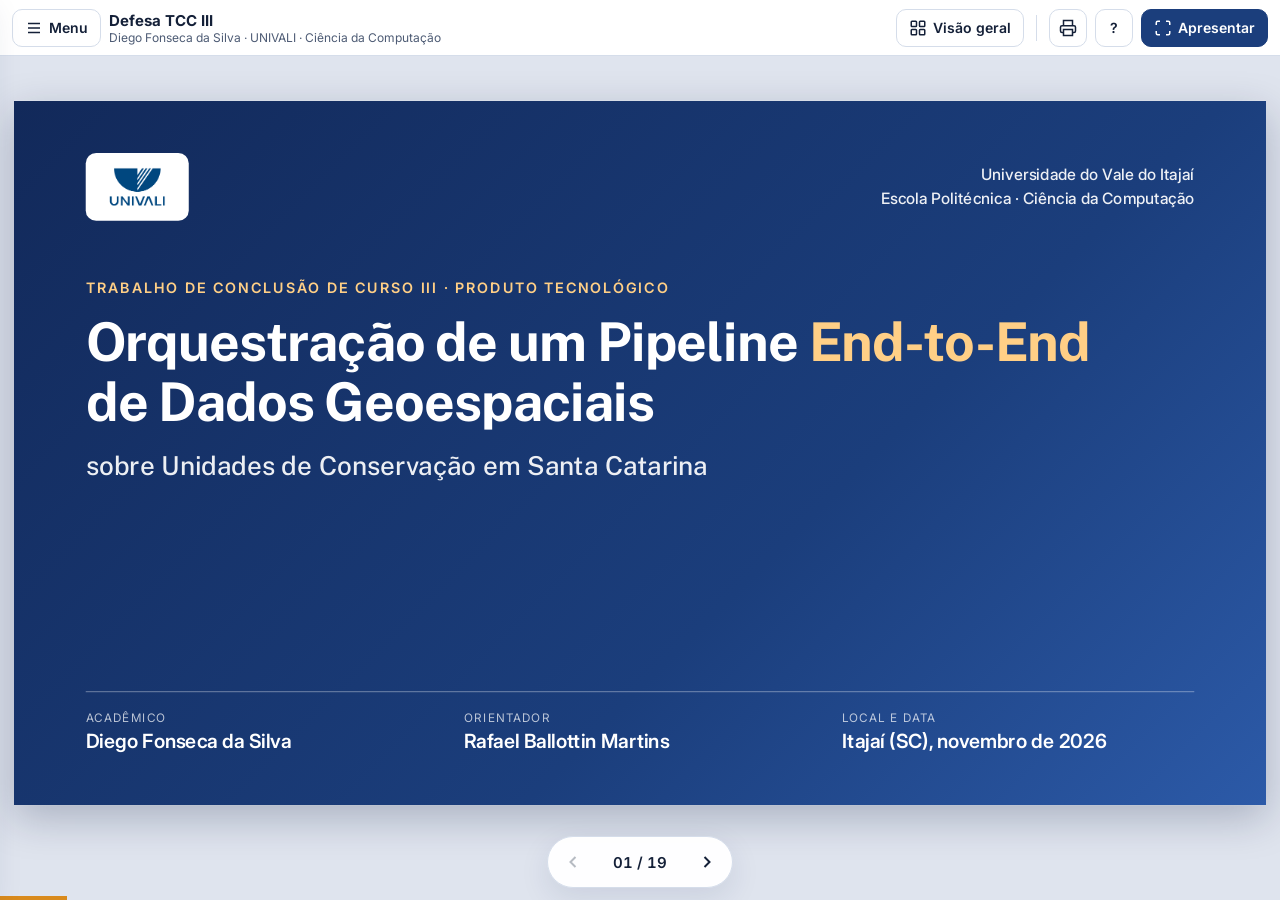
<file: index.html>
<!doctype html>
<html lang="pt-BR">
<head>
<meta charset="utf-8">
<meta name="viewport" content="width=device-width, initial-scale=1">
<title>Defesa TCC III · Diego Fonseca da Silva</title>
<meta name="description" content="Defesa do TCC III: Orquestração de um Pipeline End-to-End de Dados Geoespaciais sobre Unidades de Conservação em Santa Catarina. UNIVALI, novembro de 2026.">
<meta property="og:title" content="Defesa TCC III · Pipeline geoespacial de UCs em SC">
<meta property="og:description" content="Orquestração de um Pipeline End-to-End de Dados Geoespaciais sobre Unidades de Conservação em Santa Catarina.">
<meta property="og:type" content="website">
<meta name="twitter:card" content="summary">
<link rel="icon" href="assets/img/univali-logo.png">
<link rel="preconnect" href="https://fonts.googleapis.com">
<link rel="preconnect" href="https://fonts.gstatic.com" crossorigin>
<link href="https://fonts.googleapis.com/css2?family=Inter:wght@400;500;600;700&family=JetBrains+Mono:wght@400;500;600&family=Public+Sans:wght@500;600;650;700&display=swap" rel="stylesheet">
<link rel="stylesheet" href="assets/css/deck.css?v=20261125a">
</head>
<body data-mode="audience">

<!-- ============================== BARRA SUPERIOR ============================== -->
<header class="ui-bar" id="uiBar">
  <button class="ui-btn" id="btnMenu" aria-label="Abrir menu de slides" title="Menu (M)">
    <svg viewBox="0 0 24 24" fill="none" stroke="currentColor" stroke-width="2"><path d="M4 6h16M4 12h16M4 18h16"/></svg><span class="lbl">Menu</span>
  </button>
  <div class="brand">
    <div><b>Defesa TCC III</b><small>Diego Fonseca da Silva · UNIVALI · Ciência da Computação</small></div>
  </div>
  <button class="ui-btn" id="btnGrid" aria-pressed="false" title="Visão geral (G)">
    <svg viewBox="0 0 24 24" fill="none" stroke="currentColor" stroke-width="2"><rect x="3" y="3" width="7" height="7" rx="1"/><rect x="14" y="3" width="7" height="7" rx="1"/><rect x="3" y="14" width="7" height="7" rx="1"/><rect x="14" y="14" width="7" height="7" rx="1"/></svg><span class="lbl">Visão geral</span>
  </button>
  <span class="ui-sep"></span>
  <button class="ui-btn icon hide-sm" id="btnPrint" title="Imprimir ou salvar em PDF">
    <svg viewBox="0 0 24 24" fill="none" stroke="currentColor" stroke-width="2"><path d="M6 9V2h12v7M6 18H4a2 2 0 0 1-2-2v-5a2 2 0 0 1 2-2h16a2 2 0 0 1 2 2v5a2 2 0 0 1-2 2h-2"/><rect x="6" y="14" width="12" height="8"/></svg>
  </button>
  <button class="ui-btn icon" id="btnHelp" title="Atalhos (?)">?</button>
  <button class="ui-btn" id="btnFull" title="Tela cheia (F)" style="background:var(--navy);color:#fff;border-color:var(--navy)">
    <svg viewBox="0 0 24 24" fill="none" stroke="currentColor" stroke-width="2"><path d="M8 3H5a2 2 0 0 0-2 2v3M21 8V5a2 2 0 0 0-2-2h-3M3 16v3a2 2 0 0 0 2 2h3M16 21h3a2 2 0 0 0 2-2v-3"/></svg><span class="lbl">Apresentar</span>
  </button>
</header>

<!-- ============================== PALCO ============================== -->
<main class="stage" id="stage">
  <div class="viewport" id="viewport">

<!-- =====================================================================
     01 · CAPA
     ===================================================================== -->
<section class="slide" data-bare data-title="Capa" data-section="Abertura">
  <div class="cover">
    <div class="top">
      <div class="logo"><img src="assets/img/univali-logo.png" alt="Logotipo da UNIVALI"></div>
      <div class="inst">Universidade do Vale do Itajaí<br>Escola Politécnica · Ciência da Computação</div>
    </div>
    <div class="label">Trabalho de Conclusão de Curso III · Produto tecnológico</div>
    <h1>Orquestração de um Pipeline <em>End-to-End</em> de Dados Geoespaciais</h1>
    <h2>sobre Unidades de Conservação em Santa Catarina</h2>
    <div class="people">
      <div><span>Acadêmico</span><strong>Diego Fonseca da Silva</strong></div>
      <div><span>Orientador</span><strong>Rafael Ballottin Martins</strong></div>
      <div><span>Local e data</span><strong>Itajaí (SC), novembro de 2026</strong></div>
    </div>
  </div>
</section>

<!-- =====================================================================
     02 · ROTEIRO (sumário clicável)
     ===================================================================== -->
<section class="slide" data-title="Sumário" data-section="Abertura" data-toc>
  <div class="kicker">Sumário</div>
  <h1 class="s-title">Roteiro da apresentação</h1>
  <div class="s-content">
    <div class="toc" id="tocGrid"><!-- preenchido pelo deck.js --></div>
  </div>
</section>

<!-- =====================================================================
     03 · CONTEXTO E JUSTIFICATIVA
     ===================================================================== -->
<section class="slide" data-title="Contexto e justificativa" data-section="Problema">
  <div class="kicker">Contexto e justificativa</div>
  <h1 class="s-title">As fontes são abertas, mas ainda não são evidência territorial</h1>
  <div class="s-content">
    <div class="row grow">
      <ul class="points" style="flex:1.05">
        <li><span class="i">01</span><div><h3>186 UCs em Santa Catarina</h3><p>85 federais, 52 estaduais e 49 municipais, com entornos que exigem análise.</p></div></li>
        <li><span class="i">02</span><div><h3>Bases generalistas e heterogêneas</h3><p>PRODES, MapBiomas e FIRMS são nacionais ou globais, com formatos e frequências diferentes.</p></div></li>
        <li><span class="i">03</span><div><h3>Demanda do projeto de extensão</h3><p>"Unidades de Conservação é Preciso" (UNIVALI) precisa de dados atualizados, padronizados e consumíveis.</p></div></li>
      </ul>
      <figure class="fig" style="flex:1">
        <div class="imgbox"><img src="assets/img/figure-13.png" alt="Uso e cobertura da terra em Santa Catarina em 2025, MapBiomas Coleção 11"></div>
        <figcaption><b>Figura 13</b> · MapBiomas Brasil, Coleção 11, recorte publicado na Gold</figcaption>
      </figure>
    </div>
    <div class="callout"><p>Justificativa: deslocar o esforço dos pesquisadores da preparação para a análise dos dados.</p></div>
  </div>
</section>

<!-- =====================================================================
     04 · PROBLEMA
     ===================================================================== -->
<section class="slide" data-title="Problema" data-section="Problema">
  <div class="kicker">Problema</div>
  <h1 class="s-title">A preparação manual impede uma análise recorrente</h1>
  <div class="s-content">
    <div class="statement">
      <p>Dificuldade de produzir, de forma consistente e recorrente, informação geoespacial confiável para o monitoramento de Unidades de Conservação e de seus entornos em Santa Catarina.</p>
      <p class="src">Seção 1.1 do relatório · Formulação do problema</p>
    </div>
    <div class="chips">
      <span class="chip">Limites pontuais ou incompletos</span>
      <span class="chip">Entornos sem ZA cartografada</span>
      <span class="chip">Fontes heterogêneas</span>
      <span class="chip">Etapas manuais</span>
      <span class="chip">Baixa rastreabilidade</span>
    </div>
    <p class="note">Consequência: cada nova demanda reconstrói o trabalho, com retrabalho e baixa reprodutibilidade.</p>
  </div>
</section>

<!-- =====================================================================
     05 · OBJETIVOS (leitura literal)
     ===================================================================== -->
<section class="slide" data-title="Objetivos" data-section="Problema">
  <div class="kicker">Objetivos</div>
  <h1 class="s-title">Preparar, integrar e disponibilizar dados analisáveis</h1>
  <div class="s-content" style="gap:22px;margin-top:30px">
    <div class="obj-general">
      <div class="kicker">Objetivo geral</div>
      <p>Desenvolver um pipeline automatizado para dados geoespaciais sobre Unidades de Conservação e seus entornos em Santa Catarina, com foco na preparação, integração e disponibilização de dados analisáveis para apoio às pesquisas nas áreas de interesse.</p>
    </div>
    <div class="kicker obj-kicker">Objetivos específicos</div>
    <div class="obj-grid">
      <article><svg viewBox="0 0 24 24" fill="none" stroke="currentColor" stroke-width="1.8" stroke-linecap="round" stroke-linejoin="round"><rect x="8" y="2" width="8" height="4" rx="1"/><path d="M16 4h2a2 2 0 0 1 2 2v14a2 2 0 0 1-2 2H6a2 2 0 0 1-2-2V6a2 2 0 0 1 2-2h2"/><path d="M12 11h4M12 16h4M8 11h.01M8 16h.01"/></svg><p><b>1.</b> Levantar os requisitos relacionados às fontes de dados necessárias ao monitoramento de Unidades de Conservação, Zonas de Amortecimento e Buffers de Abrangência em Santa Catarina;</p></article>
      <article><svg viewBox="0 0 24 24" fill="none" stroke="currentColor" stroke-width="1.8" stroke-linecap="round" stroke-linejoin="round"><ellipse cx="12" cy="5" rx="9" ry="3"/><path d="M3 5v14a9 3 0 0 0 18 0V5"/><path d="M3 12a9 3 0 0 0 18 0"/></svg><p><b>2.</b> Estruturar uma base geoespacial rastreável e reutilizável para os dados territoriais de interesse do projeto;</p></article>
      <article><svg viewBox="0 0 24 24" fill="none" stroke="currentColor" stroke-width="1.8" stroke-linecap="round" stroke-linejoin="round"><rect x="3" y="3" width="8" height="8" rx="2"/><path d="M7 11v4a2 2 0 0 0 2 2h4"/><rect x="13" y="13" width="8" height="8" rx="2"/></svg><p><b>3.</b> Automatizar a preparação de dados geoespaciais provenientes de múltiplas fontes heterogêneas cruzadas com as UCs e seus entornos;</p></article>
      <article><svg viewBox="0 0 24 24" fill="none" stroke="currentColor" stroke-width="1.8" stroke-linecap="round" stroke-linejoin="round"><path d="M3 12a9 9 0 0 1 9-9 9.75 9.75 0 0 1 6.74 2.74L21 8"/><path d="M21 3v5h-5"/><path d="M21 12a9 9 0 0 1-9 9 9.75 9.75 0 0 1-6.74-2.74L3 16"/><path d="M8 16H3v5"/></svg><p><b>4.</b> Viabilizar a manutenção de informações espaciais estratégicas sobre essas áreas e seus entornos;</p></article>
      <article><svg viewBox="0 0 24 24" fill="none" stroke="currentColor" stroke-width="1.8" stroke-linecap="round" stroke-linejoin="round"><circle cx="12" cy="12" r="10"/><path d="M12 2a14.5 14.5 0 0 0 0 20 14.5 14.5 0 0 0 0-20"/><path d="M2 12h20"/></svg><p><b>5.</b> Desenvolver uma interface web para cadastro e atualização de geometrias vinculadas ao domínio analisado;</p></article>
      <article><svg viewBox="0 0 24 24" fill="none" stroke="currentColor" stroke-width="1.8" stroke-linecap="round" stroke-linejoin="round"><path d="M12 16v5M16 14v7M20 10v11M8 18v3M4 20v1"/><path d="m22 3-8.65 8.65a.5.5 0 0 1-.7 0L9.35 8.35a.5.5 0 0 0-.7 0L2 15"/></svg><p><b>6.</b> Disponibilizar dados geoespaciais preparados para consumo analítico, elaboração de relatórios técnicos e análise de risco.</p></article>
    </div>
    <p class="source">Fonte: Diego Fonseca da Silva, TCC III, versão final, novembro de 2026.</p>
  </div>
</section>

<!-- =====================================================================
     06 · PROCEDIMENTOS
     ===================================================================== -->
<section class="slide" data-title="Como o trabalho foi conduzido" data-section="Problema">
  <div class="kicker">Procedimentos</div>
  <h1 class="s-title">Do levantamento das fontes à validação na nuvem</h1>
  <div class="s-content">
    <div class="flow">
      <div class="st"><span class="n">1</span><h3>Levantar</h3><p>6 bases comparadas, 4 fontes escolhidas</p></div>
      <div class="st"><span class="n">2</span><h3>Especificar</h3><p>Regras de negócio, requisitos e modelo lógico</p></div>
      <div class="st"><span class="n">3</span><h3>Implementar</h3><p>Airflow, PostGIS, FastAPI, React e AWS</p></div>
      <div class="st"><span class="n">4</span><h3>Validar</h3><p>Testes, cenários ponta a ponta e inspeção do banco</p></div>
    </div>
    <div class="callout navy"><p>Critério de conclusão: API, Airflow e PostgreSQL/PostGIS devem apresentar estados coerentes entre si.</p></div>
    <p class="note">As áreas do MapBiomas foram comparadas ao cálculo oficial do próprio MapBiomas no Google Earth Engine.</p>
  </div>
</section>

<!-- =====================================================================
     07 · SOLUÇÃO (visão geral)
     ===================================================================== -->
<section class="slide" data-title="Visão geral do produto" data-section="Produto">
  <div class="kicker">Produto desenvolvido</div>
  <h1 class="s-title">Uma cadeia integrada de cadastro, processamento e publicação</h1>
  <div class="s-content">
    <div class="row grow">
      <figure class="fig" style="flex:1.75">
        <div class="imgbox"><img src="assets/img/figure-1.png" alt="Arquitetura geral do produto com camadas Bronze, Silver e Gold no S3, Apache Airflow e PostgreSQL/PostGIS"></div>
        <figcaption><b>Figura 1</b> · Arquitetura geral do produto (Autor, 2026)</figcaption>
      </figure>
      <div class="cards c2" style="flex:1;align-content:stretch">
        <div class="metric"><div class="num">186</div><div class="lbl">UCs cadastradas</div><div class="sub">federais, estaduais e municipais</div></div>
        <div class="metric"><div class="num">4</div><div class="lbl">fontes temáticas</div><div class="sub">vetor, raster e ponto</div></div>
        <div class="metric"><div class="num">12</div><div class="lbl">DAGs</div><div class="sub">no Apache Airflow</div></div>
        <div class="metric"><div class="num">7</div><div class="lbl">cenários</div><div class="sub">cadastrais versionados</div></div>
      </div>
    </div>
  </div>
</section>

<!-- =====================================================================
     08 · DOMÍNIO TERRITORIAL
     ===================================================================== -->
<section class="slide" data-title="UC, ZA oficial e Buffer" data-section="Produto">
  <div class="kicker">Domínio territorial</div>
  <h1 class="s-title">ZA oficial e Buffer de Abrangência não são equivalentes</h1>
  <div class="s-content">
    <div class="cards c3">
      <div class="card"><span class="idx">Entidade de referência</span><h3>Unidade de Conservação</h3><p>Identidade estável, geometria pontual ou poligonal e histórico de versões.</p></div>
      <div class="card navy"><span class="idx">Delimitação oficial</span><h3>ZA oficial</h3><p>Entorno instituído. Tem precedência sempre que cadastrada.</p></div>
      <div class="card"><span class="idx">Delimitação operacional</span><h3>Buffer de Abrangência</h3><p>3.000 m gerados quando não há ZA. Sem natureza jurídica.</p></div>
    </div>
    <div class="crs">
      <span class="step">EPSG:4674</span><span class="arr">→</span>
      <span class="step">EPSG:31982</span><span class="arr">→</span>
      <span class="step hl">Buffer 3.000 m</span><span class="arr">→</span>
      <span class="step">EPSG:4674</span>
    </div>
    <p class="note">Cada UC ativa tem um único entorno vigente. A troca encerra a vigência, sem apagar o histórico.</p>
  </div>
</section>

<!-- =====================================================================
     09 · ORQUESTRAÇÃO POR MANIFESTO
     ===================================================================== -->
<section class="slide" data-title="Orquestração por manifesto" data-section="Produto">
  <div class="kicker">Orquestração end-to-end</div>
  <h1 class="s-title">A geometria confirmada precede os cruzamentos temáticos</h1>
  <div class="s-content">
    <div class="row grow">
      <figure class="fig" style="flex:1.6">
        <div class="imgbox"><img src="assets/img/figure-11.png" alt="Encadeamento das execuções dirigidas por manifesto, da API ao cadastro, ao entorno e às quatro DAGs temáticas"></div>
        <figcaption><b>Figura 11</b> · Encadeamento das execuções dirigidas por manifesto (Autor, 2026)</figcaption>
      </figure>
      <div class="col" style="flex:1;justify-content:center">
        <ul class="list">
          <li><span class="b">1</span><p><strong>Agenda da fonte.</strong> PRODES anual, Alerta e FIRMS semanais</p></li>
          <li><span class="b">2</span><p><strong>Evento cadastral.</strong> Manifesto imutável na Bronze dispara o recálculo</p></li>
        </ul>
        <div class="callout"><p>A importação só termina após os quatro temas sobre a nova geometria.</p></div>
      </div>
    </div>
  </div>
</section>

<!-- =====================================================================
     10 · MANUTENÇÃO CADASTRAL
     ===================================================================== -->
<section class="slide" data-title="Manutenção cadastral versionada" data-section="Produto">
  <div class="kicker">Manutenção cadastral</div>
  <h1 class="s-title">Sete cenários preservam identidade e histórico</h1>
  <div class="s-content">
    <div class="row grow">
      <figure class="fig" style="flex:1.05">
        <div class="imgbox"><img src="assets/img/figure-14.png" alt="Ciclo de vida da UC e da área de entorno"></div>
        <figcaption><b>Figura 14</b> · Ciclo de vida da UC e da área de entorno (Autor, 2026)</figcaption>
      </figure>
      <div class="col" style="flex:1">
        <ul class="scen">
          <li><code>UC-CW01</code><span>Cadastro poligonal e lote</span></li>
          <li><code>UC-CW02</code><span>Cadastro pontual com Buffer</span></li>
          <li><code>UC-CW03</code><span>UC e ZA oficial juntas</span></li>
          <li><code>UC-CW04</code><span>Atualização versionada</span></li>
          <li><code>UC-CW05</code><span>Extinção lógica</span></li>
          <li><code>UC-CW06</code><span>Ponto substituído por polígono</span></li>
          <li><code>UC-CW07</code><span>Buffer substituído por ZA</span></li>
        </ul>
        <div style="display:flex;gap:18px;flex-wrap:wrap;margin-top:auto">
          <button class="pill-btn" data-zoom="assets/img/figure-15.png" data-caption="Figura 15 · Tela de cenários de cadastro da interface web (Autor, 2026)">Ver a interface web</button>
          <button class="pill-btn" data-zoom="assets/img/figure-21.png" data-caption="Figura 21 · Importação cadastral com a máquina de processamento desligada (Autor, 2026)">Ver a sequência</button>
        </div>
      </div>
    </div>
  </div>
</section>

<!-- =====================================================================
     11 · RESULTADOS DAS FONTES
     ===================================================================== -->
<section class="slide" data-title="Resultados das fontes temáticas" data-section="Resultados">
  <div class="kicker">Resultados · Quatro fontes</div>
  <h1 class="s-title">Cada fonte preserva o seu significado</h1>
  <p class="s-lead">Leitura do banco na AWS em 01/11/2026, com as 186 UCs cadastradas.</p>
  <div class="s-content" style="margin-top:26px">
    <div class="cards c4 grow">
      <div class="src-card"><span class="type">Vetorial</span><h3>PRODES</h3><div class="big">16.006</div><span class="unit">relações</span><p>13.213 polígonos de 15 mapeamentos, 2004 a 2023, em 182 UCs</p></div>
      <div class="src-card"><span class="type">Vetorial</span><h3>MapBiomas Alerta</h3><div class="big">312</div><span class="unit">relações</span><p>267 alertas, 2019 a 2026, em 107 UCs</p></div>
      <div class="src-card"><span class="type">Raster</span><h3>MapBiomas Uso</h3><div class="big">93.905</div><span class="unit">registros</span><p>41 anos, 1985 a 2025, por área, ano e classe</p></div>
      <div class="src-card"><span class="type">Pontual</span><h3>FIRMS</h3><div class="big">1.759</div><span class="unit">relações</span><p>1.628 focos, 2000 a 2026, em 132 UCs</p></div>
    </div>
    <p class="note">Alerta não equivale a infração confirmada. Foco de calor não equivale a área queimada.</p>
  </div>
</section>

<!-- =====================================================================
     12 · MAPBIOMAS
     ===================================================================== -->
<section class="slide" data-title="Verificação com o MapBiomas" data-section="Resultados">
  <div class="kicker">Resultados · Verificação das áreas</div>
  <h1 class="s-title">As áreas reproduzem o cálculo do próprio MapBiomas</h1>
  <div class="s-content">
    <div class="row grow">
      <div class="row" style="flex:1.55;gap:20px">
        <figure class="fig grow">
          <div class="imgbox"><img src="assets/img/figure-12.png" alt="Uso e cobertura da terra em Santa Catarina em 1989, MapBiomas Coleção 11"></div>
          <figcaption><b>Figura 12</b> · SC em 1989</figcaption>
        </figure>
        <figure class="fig grow">
          <div class="imgbox"><img src="assets/img/figure-13.png" alt="Uso e cobertura da terra em Santa Catarina em 2025, MapBiomas Coleção 11"></div>
          <figcaption><b>Figura 13</b> · SC em 2025</figcaption>
        </figure>
      </div>
      <div class="col compact" style="flex:1">
        <div class="metric amber"><div class="num">0,002%</div><div class="lbl">diferença total de área</div></div>
        <div class="metric"><div class="num">97,0%</div><div class="lbl">das linhas com até 3 pixels de diferença</div></div>
        <div class="metric"><div class="num">0,007 <small>p.p.</small></div><div class="lbl">discordância de composição</div></div>
      </div>
    </div>
    <p class="note">139 UCs sem parte fora do estado nem sobreposição, nos 41 anos. Não avalia a acurácia temática do MapBiomas.</p>
  </div>
</section>

<!-- =====================================================================
     13 · DISPONIBILIZAÇÃO
     ===================================================================== -->
<section class="slide" data-title="Disponibilização analítica" data-section="Resultados">
  <div class="kicker">Resultados · Consumo analítico</div>
  <h1 class="s-title">Um contrato somente leitura para análise externa</h1>
  <div class="s-content">
    <div class="row grow">
      <figure class="fig" style="flex:1.25">
        <div class="imgbox"><img src="assets/img/figure-18.png" alt="Camada de acesso analítico somente leitura, com o schema reporting e os consumidores externos"></div>
        <figcaption><b>Figura 18</b> · Camada de acesso analítico somente leitura (Autor, 2026)</figcaption>
      </figure>
      <div class="col" style="flex:1">
        <ul class="list">
          <li><span class="b">9</span><p><strong>views</strong> no schema reporting</p></li>
          <li><span class="b">48</span><p><strong>camadas no GeoServer</strong>: 7 vetoriais e 41 rasters</p></li>
          <li><span class="b amber">3</span><p><strong>clientes validados</strong>: QGIS, DBeaver e Power BI</p></li>
        </ul>
        <button class="pill-btn" style="margin-top:auto;align-self:flex-start" data-zoom="assets/img/figure-19.png" data-caption="Figura 19 · Camadas vetoriais publicadas pelo serviço WMS na área do Parque Nacional das Araucárias (Autor, 2026)">Ver resposta WMS real</button>
      </div>
    </div>
  </div>
</section>

<!-- =====================================================================
     14 · AWS E VALIDAÇÃO
     ===================================================================== -->
<section class="slide" data-title="Implantação e validação na AWS" data-section="Resultados">
  <div class="kicker">Resultados · Implantação pública</div>
  <h1 class="s-title">Serviço contínuo e processamento ligado só quando necessário</h1>
  <div class="s-content">
    <div class="row grow">
      <figure class="fig" style="flex:1.45">
        <div class="imgbox"><img src="assets/img/figure-20.png" alt="Arquitetura implantada na AWS com CloudFront, duas instâncias EC2, RDS, S3, EventBridge e observabilidade"></div>
        <figcaption><b>Figura 20</b> · Arquitetura implantada na AWS (Autor, 2026)</figcaption>
      </figure>
      <div class="col compact" style="flex:1">
        <div class="metric"><div class="num">156</div><div class="lbl">testes da API aprovados</div></div>
        <div class="metric"><div class="num">114</div><div class="lbl">testes do pipeline aprovados</div></div>
        <div class="metric amber"><div class="num">71 <small>min</small></div><div class="lbl">da Bronze à publicação, uma UC nova</div></div>
      </div>
    </div>
    <p class="note">A reconstrução a partir da Bronze reproduziu as contagens e o hash SHA-256 dos rasters COG.</p>
  </div>
</section>

<!-- =====================================================================
     15 · CUSTO
     ===================================================================== -->
<section class="slide" data-title="Custo da operação" data-section="Resultados">
  <div class="kicker">Resultados · Custo mensal</div>
  <h1 class="s-title">Custo conhecido, da ordem de dezenas de dólares</h1>
  <div class="s-content">
    <div class="cards c3 big-metrics">
      <div class="metric"><div class="lbl" style="margin:0 0 12px">Proposta (TCC I)</div><div class="num">≈ US$ 30</div><div class="sub">antes da implantação</div></div>
      <div class="metric"><div class="lbl" style="margin:0 0 12px">Estimativa implantada</div><div class="num">US$ 53,70</div><div class="sub">≈ R$ 295,35 por mês</div></div>
      <div class="metric amber"><div class="lbl" style="margin:0 0 12px">Uso observado, out/2026</div><div class="num">≈ US$ 51,20</div><div class="sub">US$ 1,61/dia + domínio</div></div>
    </div>
    <p class="note">Processamento ligado 27,7 h no mês, abaixo das 50 h previstas. Valor apurado em um único ciclo de faturamento.</p>
  </div>
</section>

<!-- =====================================================================
     16 · OBJETIVOS ATENDIDOS
     ===================================================================== -->
<section class="slide" data-title="Atendimento aos objetivos" data-section="Conclusão">
  <div class="kicker">Análise crítica · Quadro 35</div>
  <h1 class="s-title">Os seis objetivos específicos apresentaram evidências de atendimento</h1>
  <div class="s-content">
    <div class="done">
      <div class="card"><span class="tag">Atendido</span><h3>1. Requisitos</h3><p>Contratos e recortes das 4 fontes</p></div>
      <div class="card"><span class="tag">Atendido</span><h3>2. Base rastreável</h3><p>PostGIS versionado e reconstrução pela Bronze</p></div>
      <div class="card"><span class="tag">Atendido</span><h3>3. Automação</h3><p>Vetor, raster e ponto em 12 DAGs</p></div>
      <div class="card"><span class="tag">Atendido</span><h3>4. Manutenção</h3><p>7 cenários com histórico e transações</p></div>
      <div class="card"><span class="tag">Atendido</span><h3>5. Interface web</h3><p>Formulários, autenticação e acompanhamento</p></div>
      <div class="card"><span class="tag">Atendido</span><h3>6. Consumo analítico</h3><p>Reporting, GeoServer e clientes externos</p></div>
    </div>
    <p class="note">Nas condições ensaiadas. Não equivale a validação ampla de usabilidade, segurança ou impacto.</p>
  </div>
</section>

<!-- =====================================================================
     17 · LIMITAÇÕES E TRABALHOS FUTUROS
     ===================================================================== -->
<section class="slide" data-title="Limitações e trabalhos futuros" data-section="Conclusão">
  <div class="kicker">Análise crítica · Seção 4.14</div>
  <h1 class="s-title">As evidências delimitam o alcance das conclusões</h1>
  <div class="s-content">
    <div class="cmp">
      <div class="cmp-col lim">
        <h2>Limitações atuais</h2>
        <ul class="points">
          <li><span class="i">01</span><div><h3>Avaliação com a equipe</h3><p>Preliminar, com 6 participantes por videochamada e 3 no laboratório. A redução do retrabalho não foi medida.</p></div></li>
          <li><span class="i">02</span><div><h3>Modelagem</h3><p>Relações do PRODES, Alerta e FIRMS com o interior da UC não guardam a versão geométrica.</p></div></li>
          <li><span class="i">03</span><div><h3>Operação</h3><p>FIRMS recente ainda em NRT, banco em uma única zona e custo apurado em um só ciclo.</p></div></li>
        </ul>
      </div>
      <div class="cmp-col fut">
        <h2>Trabalhos futuros</h2>
        <ul class="points">
          <li><span class="i">01</span><div><h3>Ampliar a avaliação</h3><p>Medir o tempo e o esforço de preparação dos dados com a equipe do projeto.</p></div></li>
          <li><span class="i">02</span><div><h3>Evoluir a modelagem</h3><p>Versão geométrica nas relações e restrições únicas no banco.</p></div></li>
          <li><span class="i">03</span><div><h3>Fortalecer a operação</h3><p>Troca automática NRT por SP no FIRMS, alta disponibilidade e custo em novos ciclos.</p></div></li>
        </ul>
      </div>
    </div>
  </div>
</section>

<!-- =====================================================================
     18 · CONSIDERAÇÕES FINAIS
     ===================================================================== -->
<section class="slide" data-title="Considerações finais" data-section="Conclusão">
  <div class="kicker">Considerações finais</div>
  <h1 class="s-title">A preparação deixa de ser refeita a cada estudo</h1>
  <div class="s-content" style="gap:22px;margin-top:26px">
    <div class="statement"><p>Objetivo geral atendido nas condições de validação: 4 fontes integradas às 186 UCs e aos seus entornos, com cadastro versionado e acesso por ferramentas externas.</p></div>
    <div class="cards c3">
      <div class="card"><span class="idx">Decisão 1</span><h3>Manifesto imutável</h3><p>Entrada única que liga cada alteração aos derivados</p></div>
      <div class="card"><span class="idx">Decisão 2</span><h3>Idempotência</h3><p>Em cada camada, da requisição às cargas</p></div>
      <div class="card"><span class="idx">Decisão 3</span><h3>Armazenar ≠ processar</h3><p>Medallion no S3, processamento sob demanda</p></div>
    </div>
    <div class="row" style="align-items:center;gap:24px">
      <a class="pill-btn" href="https://areasprotegidas-sc.com" target="_blank" rel="noopener">areasprotegidas-sc.com</a>
      <p class="note">Código aberto (MIT), reprodutível a partir da camada Bronze.</p>
    </div>
  </div>
</section>

<!-- =====================================================================
     19 · AGRADECIMENTOS
     ===================================================================== -->
<section class="slide" data-bare data-title="Agradecimentos e perguntas" data-section="Conclusão">
  <div class="thanks">
    <h1>Obrigado</h1>
    <p>À banca examinadora pela leitura atenta, ao orientador Rafael Ballottin Martins e à equipe do projeto Unidades de Conservação é Preciso.</p>
    <div class="q">Fico à disposição para as perguntas</div>
    <div class="links">
      <a class="pill-btn" href="https://areasprotegidas-sc.com" target="_blank" rel="noopener">Produto publicado</a>
      <a class="pill-btn" href="https://diegof-d2fs.github.io/pipeline-protected-areas-sc/" target="_blank" rel="noopener">Documentação</a>
    </div>
  </div>
</section>

  </div>
</main>

<!-- ============================== NAVEGAÇÃO ============================== -->
<div class="nav-pill" id="navPill">
  <button id="btnPrev" aria-label="Slide anterior"><svg viewBox="0 0 24 24" fill="none" stroke="currentColor" stroke-width="2.4"><path d="M15 18l-6-6 6-6"/></svg></button>
  <span class="count" id="counter">01 / 19</span>
  <button id="btnNext" aria-label="Próximo slide"><svg viewBox="0 0 24 24" fill="none" stroke="currentColor" stroke-width="2.4"><path d="M9 18l6-6-6-6"/></svg></button>
</div>
<div class="progress" id="progress"></div>

<div class="scrim" id="scrim"></div>
<aside class="drawer" id="drawer" aria-label="Menu de slides">
  <header><b>Slides</b><button class="ui-btn icon" id="btnCloseMenu" aria-label="Fechar menu">✕</button></header>
  <nav id="drawerNav"></nav>
  <div class="foot">Atalhos: tecla <kbd>?</kbd></div>
</aside>

<section class="overview" id="overview" aria-label="Visão geral"><div class="grid" id="overviewGrid"></div></section>


<div class="lightbox" id="lightbox" role="dialog" aria-modal="true" aria-label="Imagem em tela cheia">
  <div class="lb-top">
    <span class="lb-cap" id="lbCap"></span>
    <button class="ui-btn" id="lbOut" aria-label="Diminuir zoom">−</button>
    <button class="ui-btn" id="lbReset">Ajustar</button>
    <button class="ui-btn" id="lbIn" aria-label="Aumentar zoom">+</button>
    <a class="ui-btn" id="lbOpen" target="_blank" rel="noopener">Abrir original</a>
    <button class="ui-btn lb-close" id="lbClose" aria-label="Fechar imagem (Esc)">✕</button>
  </div>
  <div class="lb-canvas" id="lbCanvas"><img id="lbImg" alt=""></div>
  <div class="lb-hint">Roda do mouse ou + / − para zoom · arraste para mover · duplo clique alterna zoom · Esc ou ✕ para voltar</div>
</div>

<div class="help" id="help">
  <div class="card">
    <h3>Atalhos</h3>
    <table>
      <tr><td><kbd>→</kbd> <kbd>Espaço</kbd> <kbd>PgDn</kbd></td><td>Próximo slide</td></tr>
      <tr><td><kbd>←</kbd> <kbd>PgUp</kbd></td><td>Slide anterior</td></tr>
      <tr><td><kbd>Home</kbd> / <kbd>End</kbd></td><td>Primeiro / último slide principal</td></tr>
      <tr><td><kbd>S</kbd></td><td>Ir ao sumário</td></tr>
      <tr><td><kbd>M</kbd></td><td>Menu de slides</td></tr>
      <tr><td><kbd>G</kbd></td><td>Visão geral</td></tr>
      <tr><td><kbd>F</kbd></td><td>Tela cheia</td></tr>
                        <tr><td><kbd>Esc</kbd></td><td>Fechar imagem, menu ou painel</td></tr>
      <tr><td>Clique na figura</td><td>Abre em tela cheia com zoom</td></tr>
    </table>
    <p style="margin:14px 0 0;font-size:14px;color:var(--muted)">Digite um número e Enter para ir direto ao slide.</p>
  </div>
</div>

<script src="assets/js/deck.js?v=20261125a"></script>
</body>
</html>
</file>
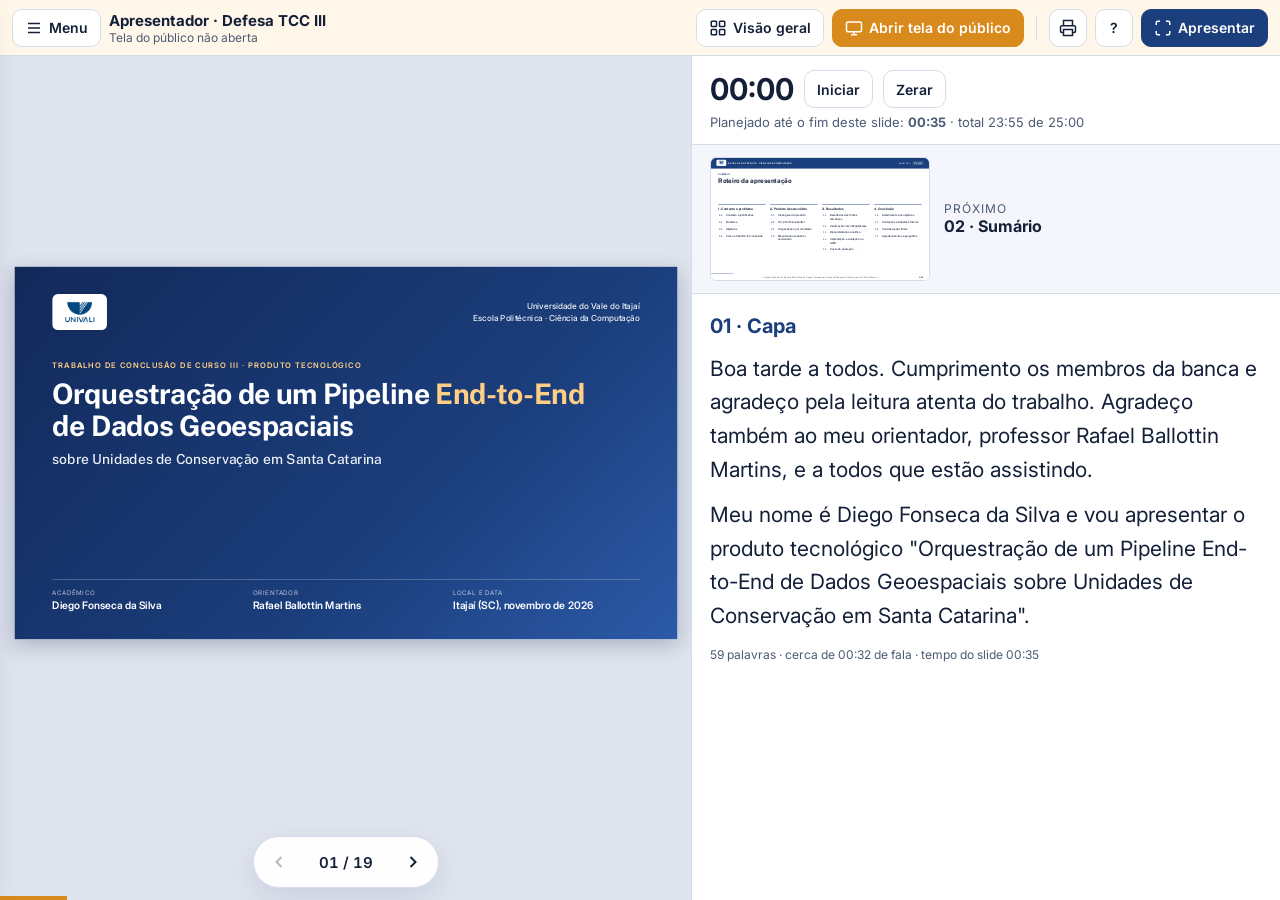
<file: apresentador/index.html>
<!doctype html>
<html lang="pt-BR">
<head>
<meta charset="utf-8">
<base href="../">
<meta name="robots" content="noindex, nofollow">
<meta name="viewport" content="width=device-width, initial-scale=1">
<title>[Apresentador] Defesa TCC III</title>
<link rel="icon" href="assets/img/univali-logo.png">
<link rel="preconnect" href="https://fonts.googleapis.com">
<link rel="preconnect" href="https://fonts.gstatic.com" crossorigin>
<link href="https://fonts.googleapis.com/css2?family=Inter:wght@400;500;600;700&family=JetBrains+Mono:wght@400;500;600&family=Public+Sans:wght@500;600;650;700&display=swap" rel="stylesheet">
<link rel="stylesheet" href="assets/css/deck.css?v=20261125a">
</head>
<body data-mode="presenter">

<!-- ============================== BARRA SUPERIOR ============================== -->
<header class="ui-bar" id="uiBar">
  <button class="ui-btn" id="btnMenu" aria-label="Abrir menu de slides" title="Menu (M)">
    <svg viewBox="0 0 24 24" fill="none" stroke="currentColor" stroke-width="2"><path d="M4 6h16M4 12h16M4 18h16"/></svg><span class="lbl">Menu</span>
  </button>
  <div class="brand">
    <div><b>Apresentador · Defesa TCC III</b><small id="syncState" class="sync">Tela do público não aberta</small></div>
  </div>
  <button class="ui-btn" id="btnGrid" aria-pressed="false" title="Visão geral (G)">
    <svg viewBox="0 0 24 24" fill="none" stroke="currentColor" stroke-width="2"><rect x="3" y="3" width="7" height="7" rx="1"/><rect x="14" y="3" width="7" height="7" rx="1"/><rect x="3" y="14" width="7" height="7" rx="1"/><rect x="14" y="14" width="7" height="7" rx="1"/></svg><span class="lbl">Visão geral</span>
  </button>
  <button class="ui-btn" id="btnAudience" title="Abrir a tela do público em outra janela (O)" style="background:var(--amber);color:#fff;border-color:var(--amber)">
    <svg viewBox="0 0 24 24" fill="none" stroke="currentColor" stroke-width="2"><rect x="2" y="4" width="20" height="13" rx="2"/><path d="M8 21h8M12 17v4"/></svg><span class="lbl">Abrir tela do público</span>
  </button>
  <span class="ui-sep"></span>
  <button class="ui-btn icon hide-sm" id="btnPrint" title="Imprimir ou salvar em PDF">
    <svg viewBox="0 0 24 24" fill="none" stroke="currentColor" stroke-width="2"><path d="M6 9V2h12v7M6 18H4a2 2 0 0 1-2-2v-5a2 2 0 0 1 2-2h16a2 2 0 0 1 2 2v5a2 2 0 0 1-2 2h-2"/><rect x="6" y="14" width="12" height="8"/></svg>
  </button>
  <button class="ui-btn icon" id="btnHelp" title="Atalhos (?)">?</button>
  <button class="ui-btn" id="btnFull" title="Tela cheia (F)" style="background:var(--navy);color:#fff;border-color:var(--navy)">
    <svg viewBox="0 0 24 24" fill="none" stroke="currentColor" stroke-width="2"><path d="M8 3H5a2 2 0 0 0-2 2v3M21 8V5a2 2 0 0 0-2-2h-3M3 16v3a2 2 0 0 0 2 2h3M16 21h3a2 2 0 0 0 2-2v-3"/></svg><span class="lbl">Apresentar</span>
  </button>
</header>

<!-- ============================== PALCO ============================== -->
<main class="stage" id="stage">
  <div class="viewport" id="viewport">
<!-- Slides principais são carregados de ../index.html. Abaixo, apenas os slides de apoio. -->
<!-- =====================================================================
     APÊNDICE · SLIDES DE APOIO PARA A ARGUIÇÃO
     ===================================================================== -->
<section class="slide" data-appendix data-title="Comparação entre produtos" data-section="Apêndice">
  <div class="kicker">Apoio · Seção 1.2.1</div>
  <h1 class="s-title">A proposta complementa as plataformas existentes</h1>
  <div class="s-content">
    <table class="tbl">
      <thead><tr><th>Base</th><th>Responsável</th><th>Uso no produto</th></tr></thead>
      <tbody>
        <tr class="chosen"><th>MapBiomas Alerta e Uso ✓</th><td>Rede MapBiomas</td><td>Série desde 1985 e alertas validados</td></tr>
        <tr class="chosen"><th>PRODES ✓</th><td>INPE</td><td>Desmatamento anual oficial</td></tr>
        <tr class="chosen"><th>FIRMS (MODIS e VIIRS) ✓</th><td>NASA</td><td>Acrescenta o tema fogo</td></tr>
        <tr><th>DETER</th><td>INPE</td><td>Fiscalização, não substitui o PRODES</td></tr>
        <tr><th>TerraBrasilis</th><td>INPE</td><td>Portal de distribuição, não é pipeline</td></tr>
        <tr><th>i3Geo</th><td>MMA</td><td>Visualização, não prepara nem versiona</td></tr>
      </tbody>
    </table>
  </div>
</section>

<section class="slide" data-appendix data-title="Modelo lógico" data-section="Apêndice">
  <div class="kicker">Apoio · Seção 2.1.6</div>
  <h1 class="s-title">Identidade territorial estável, geometrias versionadas</h1>
  <div class="s-content">
    <div class="row grow">
      <figure class="fig" style="flex:1.3">
        <div class="imgbox"><img src="assets/img/figure-2.png" alt="Modelo lógico-relacional do banco de dados com tipos geoespaciais"></div>
        <figcaption><b>Figura 2</b> · Modelo lógico-relacional (Autor, 2026)</figcaption>
      </figure>
      <ul class="list" style="flex:1;justify-content:center">
        <li><span class="b">1</span><p>UC com várias versões geométricas e de entorno</p></li>
        <li><span class="b">2</span><p>Recortes ligados à UC, à ZA ou ao Buffer</p></li>
        <li><span class="b">3</span><p>Auditoria fora do contrato público</p></li>
      </ul>
    </div>
  </div>
</section>

<section class="slide" data-appendix data-title="DAGs no Airflow" data-section="Apêndice">
  <div class="kicker">Apoio · Seção 2.2.2</div>
  <h1 class="s-title">Doze DAGs, dois regimes complementares</h1>
  <div class="s-content">
    <figure class="fig grow">
      <div class="imgbox"><img src="assets/img/figure-8.png" alt="Visão geral da interface do Apache Airflow com as DAGs do produto"></div>
      <figcaption><b>Figura 8</b> · Visão geral da interface do Airflow (Autor, 2026)</figcaption>
    </figure>
  </div>
</section>

<section class="slide" data-appendix data-title="Qualidade e rastreabilidade" data-section="Apêndice">
  <div class="kicker">Apoio · Seção 3.6</div>
  <h1 class="s-title">Cada carga informa o que entrou e por que houve descarte</h1>
  <div class="s-content">
    <div class="row grow">
      <figure class="fig" style="flex:1.1">
        <div class="imgbox"><img src="assets/img/figure-16.png" alt="Dicionário de dados das bases de envio na interface web"></div>
        <figcaption><b>Figura 16</b> · Dicionário de dados das bases de envio (Autor, 2026)</figcaption>
      </figure>
      <ul class="list" style="flex:1;justify-content:center">
        <li><span class="b">1</span><p>Formato, CRS e geometria validados na entrada</p></li>
        <li><span class="b">2</span><p>summary.json com lidos, inseridos e descartados</p></li>
        <li><span class="b">3</span><p>Correlação da solicitação até o evento cadastral</p></li>
      </ul>
    </div>
  </div>
</section>

<section class="slide" data-appendix data-title="Importação com máquina desligada" data-section="Apêndice">
  <div class="kicker">Apoio · Seção 3.8.1</div>
  <h1 class="s-title">A API aceita a importação e liga o processamento</h1>
  <div class="s-content">
    <figure class="fig grow">
      <div class="imgbox"><img src="assets/img/figure-21.png" alt="Diagrama de sequência da importação cadastral com a máquina de processamento desligada"></div>
      <figcaption><b>Figura 21</b> · Importação cadastral com a máquina de processamento desligada (Autor, 2026)</figcaption>
    </figure>
  </div>
</section>

<section class="slide" data-appendix data-title="Composição do custo" data-section="Apêndice">
  <div class="kicker">Apoio · Quadro 28 · preços de 30/09/2026</div>
  <h1 class="s-title">O custo vai além da máquina de processamento</h1>
  <div class="s-content">
    <table class="tbl">
      <thead><tr><th>Componente</th><th style="text-align:right">US$/mês</th></tr></thead>
      <tbody>
        <tr><td>Máquina de serviço t3a.small contínua</td><td class="num">18,97</td></tr>
        <tr><td>RDS PostgreSQL/PostGIS + IPv4</td><td class="num">16,79</td></tr>
        <tr><td>Disco de processamento 100 GB</td><td class="num">8,00</td></tr>
        <tr><td>Processamento t3a.large, cerca de 50 h</td><td class="num">4,01</td></tr>
        <tr><td>Armazenamento do banco 20 GB</td><td class="num">2,30</td></tr>
        <tr><td>Domínio, DNS e CloudFront</td><td class="num">1,83</td></tr>
        <tr><td>S3 e imagens, logs e alertas</td><td class="num">1,80</td></tr>
      </tbody>
      <tfoot><tr><td>Total estimado (câmbio R$ 5,50)</td><td class="num">53,70</td></tr></tfoot>
    </table>
  </div>
</section>

<section class="slide" data-appendix data-title="Tempos da carga de referência" data-section="Apêndice">
  <div class="kicker">Apoio · Seção 3.8.5</div>
  <h1 class="s-title">Inclusão de uma UC nova na AWS, em 04/10/2026</h1>
  <div class="s-content">
    <div class="cards c4">
      <div class="metric"><div class="num">2 <small>min</small> 37 <small>s</small></div><div class="lbl">MapBiomas Alerta</div></div>
      <div class="metric"><div class="num">8 <small>min</small> 22 <small>s</small></div><div class="lbl">FIRMS, recruzamento</div></div>
      <div class="metric"><div class="num">21 <small>min</small> 58 <small>s</small></div><div class="lbl">PRODES</div></div>
      <div class="metric"><div class="num">64 <small>min</small> 6 <small>s</small></div><div class="lbl">MapBiomas Uso</div></div>
    </div>
    <div class="callout navy"><p>71 min 16 s da Bronze à última sincronização, com os temas em paralelo.</p></div>
    <p class="note">O MapBiomas incluiu a geração inicial da Silver. Em 01/11/2026, o cadastro completo entrou num único lote de 174 UCs.</p>
  </div>
</section>

<section class="slide" data-appendix data-title="Consumo no Power BI" data-section="Apêndice">
  <div class="kicker">Apoio · Seção 3.7.3</div>
  <h1 class="s-title">A preparação territorial ocorre antes da visualização</h1>
  <div class="s-content">
    <figure class="fig grow">
      <div class="imgbox"><img src="assets/img/BI.png" alt="Painel Power BI consumindo os resultados geoespaciais preparados"></div>
      <figcaption>Painel Power BI conectado às views do schema reporting</figcaption>
    </figure>
  </div>
</section>

  </div>
</main>

<!-- ============================== NAVEGAÇÃO ============================== -->
<div class="nav-pill" id="navPill">
  <button id="btnPrev" aria-label="Slide anterior"><svg viewBox="0 0 24 24" fill="none" stroke="currentColor" stroke-width="2.4"><path d="M15 18l-6-6 6-6"/></svg></button>
  <span class="count" id="counter">01 / 19</span>
  <button id="btnNext" aria-label="Próximo slide"><svg viewBox="0 0 24 24" fill="none" stroke="currentColor" stroke-width="2.4"><path d="M9 18l6-6-6-6"/></svg></button>
</div>
<div class="progress" id="progress"></div>

<div class="scrim" id="scrim"></div>
<aside class="drawer" id="drawer" aria-label="Menu de slides">
  <header><b>Slides</b><button class="ui-btn icon" id="btnCloseMenu" aria-label="Fechar menu">✕</button></header>
  <nav id="drawerNav"></nav>
  <div class="foot">Atalhos: tecla <kbd>?</kbd></div>
</aside>

<section class="overview" id="overview" aria-label="Visão geral"><div class="grid" id="overviewGrid"></div></section>


<aside class="notes-panel" id="notesPanel" aria-label="Roteiro do apresentador">
  <div class="notes-head">
    <div class="timer-row">
      <span class="clock" id="clock">00:00</span>
      <button class="ui-btn" id="btnTimer">Iniciar</button>
      <button class="ui-btn" id="btnTimerReset">Zerar</button>
    </div>
    <div class="budget" id="budget"></div>
  </div>
  <div class="next-wrap" id="nextBox"></div>
  <div class="notes-body" id="notesBody"></div>
</aside>

<div class="lightbox" id="lightbox" role="dialog" aria-modal="true" aria-label="Imagem em tela cheia">
  <div class="lb-top">
    <span class="lb-cap" id="lbCap"></span>
    <button class="ui-btn" id="lbOut" aria-label="Diminuir zoom">−</button>
    <button class="ui-btn" id="lbReset">Ajustar</button>
    <button class="ui-btn" id="lbIn" aria-label="Aumentar zoom">+</button>
    <a class="ui-btn" id="lbOpen" target="_blank" rel="noopener">Abrir original</a>
    <button class="ui-btn lb-close" id="lbClose" aria-label="Fechar imagem (Esc)">✕</button>
  </div>
  <div class="lb-canvas" id="lbCanvas"><img id="lbImg" alt=""></div>
  <div class="lb-hint">Roda do mouse ou + / − para zoom · arraste para mover · duplo clique alterna zoom · Esc ou ✕ para voltar</div>
</div>

<div class="help" id="help">
  <div class="card">
    <h3>Atalhos</h3>
    <table>
      <tr><td><kbd>→</kbd> <kbd>Espaço</kbd> <kbd>PgDn</kbd></td><td>Próximo slide</td></tr>
      <tr><td><kbd>←</kbd> <kbd>PgUp</kbd></td><td>Slide anterior</td></tr>
      <tr><td><kbd>Home</kbd> / <kbd>End</kbd></td><td>Primeiro / último slide principal</td></tr>
      <tr><td><kbd>S</kbd></td><td>Ir ao sumário</td></tr>
      <tr><td><kbd>M</kbd></td><td>Menu de slides</td></tr>
      <tr><td><kbd>G</kbd></td><td>Visão geral</td></tr>
      <tr><td><kbd>F</kbd></td><td>Tela cheia</td></tr>
      <tr><td><kbd>O</kbd></td><td>Abrir a tela do público (sincronizada)</td></tr>
      <tr><td><kbd>T</kbd></td><td>Iniciar ou pausar o cronômetro</td></tr>
      <tr><td><kbd>A</kbd> + número + <kbd>Enter</kbd></td><td>Ir a um slide de apoio (ex.: A3)</td></tr>
                        <tr><td><kbd>Esc</kbd></td><td>Fechar imagem, menu ou painel</td></tr>
      <tr><td>Clique na figura</td><td>Abre em tela cheia com zoom</td></tr>
    </table>
    <p style="margin:14px 0 0;font-size:14px;color:var(--muted)">Digite um número e Enter para ir direto ao slide.</p>
  </div>
</div>

<script src="apresentador/roteiro.js?v=20261125a"></script>
<script src="apresentador/cola.js?v=20261126a"></script>
<script src="assets/js/deck.js?v=20261125a"></script>
</body>
</html>
</file>
<file: assets/css/deck.css>
/* ==========================================================================
   Defesa TCC III · Diego Fonseca da Silva · UNIVALI
   Prancheta lógica 1920x1080 escalada para qualquer tela (16:9, sem corte).
   Tipografia segue as dicas: Montserrat/Arial, corpo >= 44px (22 pt),
   tabelas/legendas >= 36px (18 pt), entrelinha >= 1,3.
   ========================================================================== */

:root {
  --navy: #1b3e7c;
  --navy-deep: #12295a;
  --navy-soft: #e4ebf7;
  --navy-line: #c9d5ea;
  --amber: #d98a1c;
  --amber-soft: #fbefd9;
  --green: #1f7a4d;
  --green-soft: #def3e7;
  --red: #b23a3a;
  --ink: #142038;
  --muted: #4d5b74;
  --paper: #ffffff;
  --bg: #f4f6fb;
  --stage: #dfe4ee;
  --border: #d5ddea;
  --shadow: 0 10px 30px rgba(18, 41, 90, .10);
  --radius: 22px;
  --font: "Inter", system-ui, -apple-system, "Segoe UI", Arial, sans-serif;
  --font-body: "Inter", system-ui, -apple-system, "Segoe UI", Arial, sans-serif;
  --font-display: "Public Sans", "Inter", system-ui, "Segoe UI", Arial, sans-serif;
  --font-mono: "JetBrains Mono", ui-monospace, Consolas, monospace;
  --ui-h: 56px;
}

* { box-sizing: border-box; }
html, body { margin: 0; height: 100%; }
body {
  font-family: var(--font);
  color: var(--ink);
  background: var(--stage);
  overflow: hidden;
  -webkit-font-smoothing: antialiased;
}
button { font-family: inherit; }
a { color: var(--navy); }

/* ---------------------------- Shell (fora do slide) ---------------------- */
.ui-bar {
  position: fixed; inset: 0 0 auto 0; height: var(--ui-h);
  display: flex; align-items: center; gap: 8px; padding: 0 12px;
  background: var(--paper); border-bottom: 1px solid var(--border);
  z-index: 30; transition: transform .25s ease;
}
.ui-bar .brand { display: flex; align-items: center; gap: 10px; min-width: 0; margin-right: auto; }
.ui-bar .brand b { font-size: 15px; white-space: nowrap; }
.ui-bar .brand small { font-size: 12px; color: var(--muted); white-space: nowrap; overflow: hidden; text-overflow: ellipsis; display: block; }
.ui-btn {
  display: inline-flex; align-items: center; gap: 6px; height: 38px; padding: 0 12px;
  border: 1px solid var(--border); border-radius: 10px; background: var(--paper);
  color: var(--ink); font-size: 14px; font-weight: 600; cursor: pointer;
}
.ui-btn:hover { background: var(--navy-soft); border-color: var(--navy-line); }
.ui-btn[aria-pressed="true"] { background: var(--navy); color: #fff; border-color: var(--navy); }
.ui-btn svg { width: 18px; height: 18px; flex: none; }
.ui-btn.icon { width: 38px; padding: 0; justify-content: center; }
.ui-sep { width: 1px; height: 26px; background: var(--border); margin: 0 4px; }

.stage {
  position: fixed; left: 0; right: 0; top: var(--ui-h); bottom: 0;
  padding: 14px 14px 64px;
  transition: right .25s ease, top .25s ease, padding .25s ease;
}
body.with-notes .stage { right: 440px; }
body.is-fullscreen .ui-bar { transform: translateY(-100%); }
body.is-fullscreen .stage { top: 0; padding: 0; right: 0; background: #000; }
body.is-fullscreen .notes-panel, body.is-fullscreen .nav-pill { display: none; }
body.is-fullscreen.show-pill .nav-pill { display: flex; }

.viewport { position: relative; width: 100%; height: 100%; }

/* Cada slide vive numa prancheta 1920x1080 */
.frame {
  position: absolute; left: 50%; top: 50%;
  width: 1920px; height: 1080px;
  transform: translate(-50%, -50%) scale(var(--s, .5));
  transform-origin: center center;
  background: var(--paper); box-shadow: 0 20px 60px rgba(10, 25, 60, .25);
  overflow: hidden; display: none;
}
.frame.is-active { display: block; }
.slide { display: block; position: absolute; inset: 0; }

.nav-pill {
  position: fixed; left: 50%; bottom: 12px; transform: translateX(-50%);
  display: flex; align-items: center; gap: 4px; padding: 5px;
  background: rgba(255,255,255,.96); border: 1px solid var(--border);
  border-radius: 999px; box-shadow: var(--shadow); z-index: 25;
}
body.with-notes .nav-pill { left: calc((100% - 440px) / 2); }
.nav-pill button {
  width: 40px; height: 40px; border-radius: 999px; border: 0; background: transparent;
  cursor: pointer; display: grid; place-items: center; color: var(--ink);
}
.nav-pill button:hover:not(:disabled) { background: var(--navy-soft); }
.nav-pill button:disabled { opacity: .3; cursor: default; }
.nav-pill svg { width: 20px; height: 20px; }
.nav-pill .count { font: 600 15px/1 var(--font); font-variant-numeric: tabular-nums; padding: 0 10px; min-width: 86px; text-align: center; }
.progress { position: fixed; left: 0; bottom: 0; height: 4px; background: var(--amber); z-index: 26; transition: width .3s ease; }

/* ---------------------------- Menu lateral ------------------------------- */
.scrim { position: fixed; inset: 0; background: rgba(10, 20, 45, .45); z-index: 40; opacity: 0; pointer-events: none; transition: opacity .2s; }
.scrim.open { opacity: 1; pointer-events: auto; }
.drawer {
  position: fixed; top: 0; bottom: 0; left: 0; width: min(420px, 92vw);
  background: var(--paper); z-index: 41; transform: translateX(-102%); transition: transform .25s ease;
  display: flex; flex-direction: column; box-shadow: var(--shadow);
}
.drawer.open { transform: none; }
.drawer header { display: flex; align-items: center; justify-content: space-between; padding: 16px 16px 12px; border-bottom: 1px solid var(--border); }
.drawer header b { font-size: 17px; }
.drawer nav { overflow-y: auto; padding: 8px 10px 24px; }
.drawer h4 { margin: 16px 8px 6px; font-size: 12px; letter-spacing: .08em; text-transform: uppercase; color: var(--muted); }
.drawer a.item {
  display: grid; grid-template-columns: 38px 1fr auto; align-items: center; gap: 8px;
  padding: 9px 10px; border-radius: 10px; text-decoration: none; color: var(--ink); font-size: 15px;
}
.drawer a.item:hover { background: var(--navy-soft); }
.drawer a.item.active { background: var(--navy); color: #fff; }
.drawer a.item .n { font-weight: 700; font-variant-numeric: tabular-nums; color: var(--navy); }
.drawer a.item.active .n { color: #ffd38e; }
.drawer a.item .t { font-size: 12px; color: var(--muted); font-variant-numeric: tabular-nums; }
.drawer a.item.active .t { color: #dbe5ff; }
.drawer .foot { margin-top: auto; padding: 12px 16px; border-top: 1px solid var(--border); font-size: 13px; color: var(--muted); }

/* ---------------------------- Visão geral -------------------------------- */
.overview {
  position: fixed; inset: var(--ui-h) 0 0 0; z-index: 35; background: var(--bg);
  overflow-y: auto; padding: 24px; display: none;
}
.overview.open { display: block; }
.overview .grid { display: grid; grid-template-columns: repeat(auto-fill, minmax(300px, 1fr)); gap: 20px; max-width: 1600px; margin: 0 auto; }
.overview h3 { grid-column: 1 / -1; margin: 12px 0 0; font-size: 14px; letter-spacing: .08em; text-transform: uppercase; color: var(--muted); }
.thumb { border: 2px solid transparent; border-radius: 14px; background: var(--paper); padding: 8px; cursor: pointer; text-align: left; box-shadow: 0 2px 8px rgba(0,0,0,.06); }
.thumb:hover, .thumb:focus-visible { border-color: var(--navy-line); outline: none; }
.thumb.active { border-color: var(--navy); }
.thumb .mini { position: relative; width: 100%; aspect-ratio: 16 / 9; overflow: hidden; border-radius: 8px; background: #fff; border: 1px solid var(--border); }
.thumb .mini .frame { display: block; box-shadow: none; transform: translate(-50%, -50%) scale(var(--ts, .15)); pointer-events: none; }
.thumb .cap { display: flex; gap: 8px; align-items: baseline; padding: 8px 4px 2px; font-size: 14px; font-weight: 600; }
.thumb .cap span { color: var(--navy); font-variant-numeric: tabular-nums; }

/* ---------------------------- Notas do apresentador ---------------------- */
.notes-panel {
  position: fixed; top: var(--ui-h); right: 0; bottom: 0; width: 440px; z-index: 20;
  background: var(--paper); border-left: 1px solid var(--border);
  display: none; flex-direction: column;
}
body.with-notes .notes-panel { display: flex; }
.notes-head { padding: 14px 18px; border-bottom: 1px solid var(--border); display: grid; gap: 6px; }
.timer-row { display: flex; align-items: center; gap: 10px; }
.clock { font: 700 30px/1 var(--font); font-variant-numeric: tabular-nums; }
.clock.warn { color: var(--amber); }
.clock.over { color: var(--red); }
.budget { font-size: 13px; color: var(--muted); }
.notes-body { padding: 16px 18px; overflow-y: auto; font-size: 17px; line-height: 1.6; }
.notes-body p { margin: 0 0 12px; }
.notes-body .next { margin-top: 18px; padding-top: 12px; border-top: 1px dashed var(--border); color: var(--muted); font-size: 14px; }
.notes-body .words { font-size: 12px; color: var(--muted); }
.cola { margin-top: 16px; border-top: 2px solid var(--amber); padding-top: 10px; font-size: 16px; line-height: 1.5; }
.cola-head { font-size: 12px; font-weight: 700; text-transform: uppercase; letter-spacing: .08em; color: var(--amber); margin-bottom: 8px; }
.cola details { border: 1px solid var(--border); border-radius: 6px; padding: 6px 10px; margin-bottom: 8px; background: var(--bg); }
.cola summary { cursor: pointer; font-weight: 700; color: var(--navy); }
.cola p, .cola li { margin: 6px 0; }
.cola ul, .cola ol { margin: 6px 0; padding-left: 20px; }
.cola table { width: 100%; border-collapse: collapse; margin: 8px 0; font-size: 14px; }
.cola th, .cola td { border: 1px solid var(--border); padding: 4px 6px; text-align: left; vertical-align: top; }
.cola th { background: var(--surface, rgba(0,0,0,.04)); }
.cola .alerta { border-left: 3px solid var(--red); padding-left: 8px; }

/* ---------------------------- Lightbox ----------------------------------- */
.lightbox {
  position: fixed; inset: 0; z-index: 60; background: rgba(6, 12, 28, .94);
  display: none; flex-direction: column;
}
.lightbox.open { display: flex; }
.lb-top { display: flex; align-items: center; gap: 10px; padding: 12px 16px; color: #e8eefc; }
.lb-top .lb-cap { margin-right: auto; font-size: 16px; font-weight: 600; }
.lb-top .ui-btn { background: rgba(255,255,255,.08); color: #fff; border-color: rgba(255,255,255,.2); }
.lb-top .ui-btn:hover { background: rgba(255,255,255,.18); }
.lb-close { width: 46px !important; height: 46px !important; font-size: 26px; }
.lb-canvas { position: relative; flex: 1; overflow: hidden; cursor: zoom-in; touch-action: none; }
.lb-canvas.zoomed { cursor: grab; }
.lb-canvas.dragging { cursor: grabbing; }
.lb-canvas img {
  position: absolute; left: 50%; top: 50%; max-width: 96%; max-height: 96%;
  transform: translate(-50%, -50%) translate(var(--x, 0px), var(--y, 0px)) scale(var(--z, 1));
  transform-origin: center; user-select: none; -webkit-user-drag: none; background: #fff; border-radius: 6px;
}
.lb-hint { text-align: center; color: #9fb0d6; font-size: 13px; padding: 8px; }

/* ---------------------------- Ajuda -------------------------------------- */
.help {
  position: fixed; inset: 0; z-index: 70; display: none; place-items: center; background: rgba(10, 20, 45, .5);
}
.help.open { display: grid; }
.help .card { background: #fff; border-radius: 16px; padding: 24px 28px; width: min(560px, 92vw); box-shadow: var(--shadow); }
.help h3 { margin: 0 0 12px; }
.help table { width: 100%; border-collapse: collapse; font-size: 15px; }
.help td { padding: 6px 4px; border-bottom: 1px solid var(--border); }
.help kbd { font: 600 13px var(--font); border: 1px solid var(--border); border-bottom-width: 2px; border-radius: 6px; padding: 2px 7px; background: var(--bg); }

/* ==========================================================================
   MASTER DO SLIDE (pixels da prancheta 1920x1080)
   Tipografia igual à versão anterior: Public Sans (títulos), Inter (texto),
   JetBrains Mono (números e índices). Corpo entre 24 e 30 px, entrelinha 1,4+.
   ========================================================================== */
.frame { font-family: var(--font-body); color: var(--ink); }
.frame h1, .frame h2, .frame h3 { font-family: var(--font-display); }

.s-head {
  position: absolute; inset: 0 0 auto 0; height: 100px; padding: 0 56px;
  display: flex; align-items: center; justify-content: space-between;
  background: var(--navy); color: #fff;
}
.s-head .mark { display: flex; align-items: center; gap: 18px; }
.s-head .mark .logo { height: 56px; background: #fff; border-radius: 12px; padding: 6px 12px; display: flex; align-items: center; }
.s-head .mark .logo img { height: 44px; display: block; }
.s-head .mark span { font-size: 18px; font-weight: 700; letter-spacing: .14em; text-transform: uppercase; }
.s-head .right { display: flex; align-items: center; gap: 12px; font-size: 18px; font-weight: 600; }
.s-head .sec { opacity: .75; text-transform: uppercase; letter-spacing: .12em; font-size: 16px; margin-right: 8px; }
.s-head .toc-btn {
  display: inline-flex; align-items: center; gap: 8px; height: 40px; padding: 0 16px; border-radius: 999px;
  background: rgba(255,255,255,.1); border: 1px solid rgba(255,255,255,.3); color: #fff;
  font: 600 16px var(--font-body); letter-spacing: .02em; cursor: pointer;
}
.s-head .toc-btn:hover { background: rgba(255,255,255,.22); }
.s-head .toc-btn svg { width: 18px; height: 18px; }
.s-head .pg { font: 600 18px var(--font-body); font-variant-numeric: tabular-nums; background: rgba(255,255,255,.12); border: 1px solid rgba(255,255,255,.3); color: #fff; border-radius: 999px; padding: 6px 14px; }

.s-foot {
  position: absolute; inset: auto 0 0 0; height: 64px; padding: 0 56px;
  display: flex; align-items: center; border-top: 1px solid var(--border); background: #fff;
}
.s-foot .bar { position: absolute; left: 0; top: -1px; height: 3px; background: var(--navy); opacity: .85; }
.s-foot span:not(.bar) { flex: 1; text-align: center; font-style: italic; font-size: 18px; color: var(--muted); padding: 0 160px; }
.s-foot b { position: absolute; right: 56px; font: 600 16px var(--font-body); font-variant-numeric: tabular-nums; color: var(--ink); }

.s-body { position: absolute; top: 100px; bottom: 64px; left: 0; right: 0; padding: 40px 72px 32px; display: flex; flex-direction: column; }
.kicker { font: 600 20px var(--font-body); letter-spacing: .04em; text-transform: uppercase; color: var(--navy); margin-bottom: 12px; }
.s-title { font-size: 56px; line-height: 1.12; font-weight: 700; color: var(--ink); margin: 0; letter-spacing: -.01em; max-width: 1730px; }
.s-lead { font-size: 28px; line-height: 1.4; color: var(--muted); margin: 14px 0 0; font-weight: 400; max-width: 1640px; }
.s-content { flex: 1; min-height: 0; margin-top: 36px; display: flex; flex-direction: column; justify-content: center; gap: 36px; padding-bottom: 12px; }
.s-content.center { justify-content: center; }

.s-body p, .s-body li { font-size: 26px; line-height: 1.45; margin: 0; }
.source { font-size: 18px !important; color: var(--muted); margin-top: auto !important; }

/* ---------------------------- Componentes -------------------------------- */
.row { display: flex; gap: 48px; min-height: 0; }
.row > * { min-width: 0; }
.grow { flex: 1; }
.col { display: flex; flex-direction: column; gap: 28px; min-height: 0; }

.cards { display: grid; gap: 32px; grid-auto-rows: 1fr; }
.cards.c2 { grid-template-columns: repeat(2, 1fr); }
.cards.c3 { grid-template-columns: repeat(3, 1fr); }
.cards.c4 { grid-template-columns: repeat(4, 1fr); }
.card {
  background: #fff; border: 1px solid var(--border); border-radius: 10px;
  padding: 40px 40px; display: flex; flex-direction: column; gap: 18px;
}
.card .idx { font: 500 19px var(--font-mono); color: var(--navy); text-transform: uppercase; letter-spacing: .02em; }
.card h3 { font-size: 34px; line-height: 1.2; margin: 0; color: var(--ink); font-weight: 650; }
.card p { font-size: 27px !important; line-height: 1.5 !important; color: var(--muted); }
.card.navy { background: var(--navy-soft); border-color: var(--navy-line); border-left: 5px solid var(--navy); }
.card.navy .idx { color: var(--navy); }

.callout {
  border-left: 4px solid var(--navy); background: var(--navy-soft);
  padding: 22px 30px;
}
.callout p { font-size: 27px !important; font-weight: 500; color: var(--ink); line-height: 1.4 !important; }
.callout.navy { border-color: var(--navy); background: var(--navy-soft); }
.note { font-size: 24px !important; color: var(--muted); line-height: 1.45 !important; }

.metric { border-top: 4px solid var(--navy); padding: 18px 0 4px; display: flex; flex-direction: column; justify-content: flex-start; }
.metric .num { font: 700 72px/1.05 var(--font-display); color: var(--navy); letter-spacing: -.02em; white-space: nowrap; }
.metric .num small { font-size: 36px; font-weight: 600; }
.metric .lbl { font-size: 24px; line-height: 1.35; font-weight: 600; margin-top: 12px; color: var(--ink); }
.metric .sub { font-size: 22px; line-height: 1.35; color: var(--muted); margin-top: 4px; }
.metric.amber { border-top-color: var(--amber); }
.metric.amber .num { color: #8a5200; }
.col.compact { gap: 20px; justify-content: center; }
.col.compact .metric { padding-top: 14px; }
.col.compact .metric .num { font-size: 60px; }
.cards.c2 > .metric .num { font-size: 64px; }

/* Pontos numerados (como na versão anterior) */
.points { list-style: none; margin: 0; padding: 0; display: flex; flex-direction: column; justify-content: center; }
.points li { display: grid; grid-template-columns: 56px 1fr; gap: 18px; padding: 26px 0; border-bottom: 1px solid var(--border); }
.points li:first-child { padding-top: 0; }
.points li:last-child { border-bottom: 0; padding-bottom: 0; }
.points .i { font: 500 22px var(--font-mono); color: var(--navy); padding-top: 4px; }
.points h3 { font-size: 30px; font-weight: 650; line-height: 1.2; margin: 0; }
.points p { font-size: 26px !important; line-height: 1.45 !important; color: var(--muted); margin-top: 10px !important; }

/* Limitações x trabalhos futuros */
.cmp { display: grid; grid-template-columns: 1fr 1fr; gap: 72px; }
.cmp-col { border-top: 4px solid var(--navy); padding-top: 26px; }
.cmp-col h2 { font-size: 34px; font-weight: 700; margin: 0 0 28px; }
.cmp-col.lim { border-top-color: var(--red); }
.cmp-col.lim h2, .cmp-col.lim .i { color: var(--red); }
.cmp-col.fut { border-top-color: var(--green); }
.cmp-col.fut h2, .cmp-col.fut .i { color: var(--green); }
.cmp .points li { padding: 22px 0; }
.cmp .points h3 { font-size: 28px; }
.cmp .points p { font-size: 25px !important; }

/* Métricas grandes (custo) */
.big-metrics .metric { padding-top: 24px; }
.big-metrics .metric .num { font-size: 88px; }
.big-metrics .metric .lbl { font-size: 26px; }
.big-metrics .metric .sub { font-size: 24px; }

/* Figuras clicáveis */
.fig { margin: 0; display: flex; flex-direction: column; min-height: 0; min-width: 0; }
.fig .imgbox {
  position: relative; flex: 1; min-height: 0; border: 1px solid var(--border); border-radius: 10px;
  background: #fff; overflow: hidden; cursor: zoom-in; display: flex; align-items: center; justify-content: center;
}
.fig .imgbox:hover { border-color: var(--navy); }
.fig img { width: 100%; height: 100%; object-fit: contain; display: block; padding: 10px; }
.fig .zoom-badge {
  position: absolute; right: 12px; bottom: 12px; display: flex; align-items: center; gap: 8px;
  background: rgba(18, 41, 90, .88); color: #fff; font-size: 18px; font-weight: 600; border-radius: 999px; padding: 6px 14px;
}
.fig .zoom-badge svg { width: 20px; height: 20px; }
.fig figcaption { font-size: 20px; color: var(--muted); margin-top: 12px; line-height: 1.35; }
.fig figcaption b { color: var(--navy); font-weight: 600; }

.pill-btn {
  display: inline-flex; align-items: center; gap: 10px; height: 56px; padding: 0 26px; border-radius: 999px;
  background: #fff; color: var(--navy); border: 1px solid var(--navy-line); font: 600 22px var(--font-body); cursor: pointer; text-decoration: none;
}
.pill-btn:hover { background: var(--navy); color: #fff; border-color: var(--navy); }

.list { list-style: none; padding: 0; margin: 0; display: flex; flex-direction: column; }
.list li { display: grid; grid-template-columns: 64px 1fr; gap: 20px; align-items: baseline; padding: 20px 0; border-bottom: 1px solid var(--border); }
.list li:first-child { padding-top: 0; }
.list li:last-child { border-bottom: 0; }
.list li .b { font: 600 24px var(--font-mono); color: var(--navy); }
.list li .b.amber { color: #a86400; }
.list li strong { color: var(--ink); font-weight: 650; }

.tag { display: inline-block; font: 600 18px var(--font-body); padding: 4px 14px; border-radius: 999px; background: var(--green-soft); color: var(--green); }

/* ---------------------------- Capa --------------------------------------- */
.cover { position: absolute; inset: 0; background: linear-gradient(135deg, var(--navy-deep) 0%, var(--navy) 62%, #2c5aa8 100%); color: #fff; padding: 80px 110px; display: flex; flex-direction: column; }
.cover .top { display: flex; align-items: center; justify-content: space-between; }
.cover .logo { background: #fff; border-radius: 16px; padding: 10px 20px; }
.cover .logo img { height: 84px; display: block; }
.cover .inst { text-align: right; font-size: 24px; line-height: 1.5; font-weight: 500; opacity: .92; }
.cover .label { margin-top: 90px; font: 600 22px var(--font-body); letter-spacing: .14em; text-transform: uppercase; color: #ffcf86; }
.cover h1 { font-size: 82px; line-height: 1.12; font-weight: 700; margin: 24px 0 0; letter-spacing: -.015em; max-width: 1600px; }
.cover h1 em { font-style: normal; color: #ffcf86; }
.cover h2 { font-size: 40px; line-height: 1.25; font-weight: 500; margin: 26px 0 0; opacity: .92; }
.cover .people { margin-top: auto; display: grid; grid-template-columns: repeat(3, 1fr); gap: 40px; border-top: 2px solid rgba(255,255,255,.3); padding-top: 28px; }
.cover .people span { display: block; font-size: 18px; text-transform: uppercase; letter-spacing: .1em; opacity: .7; }
.cover .people strong { display: block; font-size: 30px; font-weight: 600; margin-top: 8px; white-space: nowrap; }

/* ---------------------------- Sumário ------------------------------------ */
.toc { display: grid; grid-template-columns: repeat(4, 1fr); gap: 40px; align-content: start; }
.toc .grp { border-top: 4px solid var(--navy); padding-top: 20px; display: flex; flex-direction: column; }
.toc .grp h3 { font-size: 28px; margin: 0 0 14px; color: var(--ink); font-weight: 700; }
.toc button.it {
  display: grid; grid-template-columns: 48px 1fr; align-items: baseline; gap: 10px; text-align: left;
  border: 0; border-bottom: 1px solid var(--border); background: transparent; padding: 14px 8px; cursor: pointer; color: var(--ink);
  font: 500 23px/1.3 var(--font-body);
}
.toc button.it:hover { background: var(--navy-soft); color: var(--navy); }
.toc button.it span { font: 500 20px var(--font-mono); color: var(--navy); }

/* ---------------------------- Problema / enunciados ---------------------- */
.statement { border-left: 5px solid var(--navy); background: var(--navy-soft); padding: 26px 34px; }
.statement p { font-size: 32px !important; line-height: 1.45 !important; font-weight: 500; color: var(--ink); }
.statement .src { font-size: 18px !important; color: var(--muted); margin-top: 12px; font-weight: 400; }
.chips { display: flex; flex-wrap: wrap; gap: 16px; }
.chip { font: 600 25px var(--font-body); padding: 14px 26px; border-radius: 999px; background: #fff; color: var(--navy); border: 1px solid var(--navy-line); }

/* ---------------------------- Objetivos (igual à versão anterior) -------- */
.obj-general { border-left: 5px solid var(--navy); background: var(--bg); padding: 20px 30px; }
.obj-general .kicker { font-size: 18px; margin-bottom: 8px; }
.obj-general p { font-size: 28px !important; line-height: 1.4 !important; color: var(--ink); }
.obj-kicker { margin: 10px 0 0; font-size: 18px; }
.obj-grid { display: grid; grid-template-columns: 1fr 1fr; column-gap: 48px; }
.obj-grid article { display: flex; gap: 18px; align-items: flex-start; padding: 24px 0; border-top: 1px solid var(--border); }
.obj-grid svg { width: 30px; height: 30px; flex: none; color: var(--navy); margin-top: 3px; }
.obj-grid p { font-size: 24px !important; line-height: 1.42 !important; color: var(--ink); }
.obj-grid p b { font-weight: 700; }

/* ---------------------------- Fluxo de método ---------------------------- */
.flow { display: grid; grid-template-columns: repeat(4, 1fr); gap: 40px; }
.flow .st { border-top: 4px solid var(--navy); padding-top: 26px; display: flex; flex-direction: column; gap: 14px; }
.flow .st .n { font: 500 22px var(--font-mono); color: var(--navy); }
.flow .st h3 { font-size: 34px; margin: 0; color: var(--ink); font-weight: 650; }
.flow .st p { font-size: 27px !important; line-height: 1.5 !important; color: var(--muted); }

/* ---------------------------- Domínio territorial ------------------------ */
.crs { display: flex; align-items: center; gap: 18px; flex-wrap: nowrap; }
.crs .step { background: #fff; border: 1px solid var(--navy-line); border-radius: 8px; padding: 14px 22px; font: 500 24px var(--font-mono); color: var(--ink); white-space: nowrap; }
.crs .step.hl { background: var(--navy); color: #fff; border-color: var(--navy); font-family: var(--font-body); font-weight: 600; }
.crs .arr { font-size: 30px; color: var(--navy); }

/* ---------------------------- Cenários ----------------------------------- */
.scen { list-style: none; margin: 0; padding: 0; display: flex; flex-direction: column; }
.scen li { display: grid; grid-template-columns: 130px 1fr; gap: 18px; align-items: baseline; font-size: 24px !important; line-height: 1.35 !important; padding: 12px 0; border-bottom: 1px solid var(--border); }
.scen li:last-child { border-bottom: 0; }
.scen li code { font: 500 19px var(--font-mono); color: var(--navy); }

/* ---------------------------- Fontes temáticas --------------------------- */
.src-card { background: #fff; border: 1px solid var(--border); border-radius: 10px; padding: 28px 30px; display: flex; flex-direction: column; gap: 10px; }
.src-card .type { font: 500 18px var(--font-mono); color: var(--navy); text-transform: uppercase; }
.src-card h3 { font-size: 30px; margin: 0; color: var(--ink); font-weight: 650; }
.src-card .big { font: 700 64px/1.05 var(--font-display); color: var(--navy); margin-top: 10px; }
.src-card .unit { font-size: 22px; font-weight: 600; color: var(--ink); }
.src-card p { font-size: 23px !important; line-height: 1.45 !important; color: var(--muted); margin-top: 6px; }

/* ---------------------------- Objetivos atendidos ------------------------ */
.done { display: grid; grid-template-columns: repeat(3, 1fr); gap: 28px; align-content: center; flex: 1; }
.done .card { padding: 26px 28px; gap: 10px; }
.done .card h3 { font-size: 30px; }
.done .card p { font-size: 24px !important; }
.done .card .tag { align-self: flex-start; }

/* ---------------------------- Tabelas ------------------------------------ */
.tbl { width: 100%; border-collapse: collapse; font-size: 24px; }
.tbl th, .tbl td { padding: 14px 18px; text-align: left; border-bottom: 1px solid var(--border); line-height: 1.35; vertical-align: top; }
.tbl thead th { color: var(--navy); font-weight: 600; font-size: 22px; border-bottom: 2px solid var(--navy); background: transparent; }
.tbl tbody th { font-weight: 600; }
.tbl tr.chosen td, .tbl tr.chosen th { background: var(--navy-soft); }
.tbl td.num { text-align: right; font-family: var(--font-mono); font-weight: 500; white-space: nowrap; }
.tbl tfoot td { font-weight: 700; color: var(--navy); border-bottom: 0; border-top: 2px solid var(--navy); }

/* ---------------------------- Encerramento ------------------------------- */
.thanks { position: absolute; inset: 0; background: linear-gradient(135deg, var(--navy-deep), var(--navy)); color: #fff; display: flex; flex-direction: column; align-items: center; justify-content: center; text-align: center; gap: 30px; padding: 80px; }
.thanks h1 { font-size: 104px; margin: 0; font-weight: 700; }
.thanks p { font-size: 32px; line-height: 1.5; margin: 0; max-width: 1400px; opacity: .92; }
.thanks .q { margin-top: 16px; font: 600 26px var(--font-body); color: #ffcf86; letter-spacing: .12em; text-transform: uppercase; }
.thanks .links { display: flex; gap: 20px; margin-top: 16px; }
.thanks .links a { color: #fff; border: 1px solid rgba(255,255,255,.45); background: rgba(255,255,255,.08); }
.thanks .links a:hover { background: #fff; color: var(--navy); }

/* ---------------------------- Responsivo --------------------------------- */
@media (max-width: 900px) {
  .ui-bar .lbl, .ui-bar .brand small, .ui-sep, .ui-bar .hide-sm { display: none; }
  body.with-notes .stage { right: 0; bottom: 45vh; }
  .notes-panel { top: auto; height: 45vh; width: 100%; border-left: 0; border-top: 1px solid var(--border); }
  body.with-notes .nav-pill { left: 50%; bottom: calc(45vh + 10px); }
  .stage { padding: 8px 8px 60px; }
}

/* ---------------------------- Impressão / PDF ---------------------------- */
@media print {
  @page { size: 1920px 1080px; margin: 0; }
  html, body { height: auto; overflow: visible; background: #fff; }
  .ui-bar, .nav-pill, .progress, .drawer, .scrim, .overview, .notes-panel, .lightbox, .help { display: none !important; }
  .stage { position: static; padding: 0; }
  .viewport { height: auto; }
  .frame { display: block !important; position: relative; left: 0; top: 0; transform: none !important; box-shadow: none; page-break-after: always; break-after: page; }
  .frame:last-child { page-break-after: auto; }
  .fig .zoom-badge, .s-head .toc-btn { display: none !important; }
  * { -webkit-print-color-adjust: exact; print-color-adjust: exact; }
}

/* ==========================================================================
   ROTA DO APRESENTADOR (/apresentador/)
   ========================================================================== */
body[data-mode="presenter"] .stage { right: 46%; }
body[data-mode="presenter"] .nav-pill { left: 27%; }
body[data-mode="presenter"] .notes-panel { display: flex; width: 46%; }
body[data-mode="presenter"] .notes-body { font-size: 21px; line-height: 1.6; }
.next-wrap { display: grid; grid-template-columns: 220px 1fr; gap: 14px; align-items: center; padding: 12px 18px; border-bottom: 1px solid var(--border); background: var(--bg); }
.next-wrap .mini { position: relative; width: 220px; aspect-ratio: 16 / 9; overflow: hidden; border: 1px solid var(--border); border-radius: 6px; background: #fff; }
.next-wrap .mini .frame { display: block; box-shadow: none; transform: translate(-50%, -50%) scale(calc(220 / 1920)); pointer-events: none; }
.next-wrap small { display: block; font-size: 12px; text-transform: uppercase; letter-spacing: .08em; color: var(--muted); }
.next-wrap b { font-size: 16px; }
.sync { font-size: 12px; color: var(--muted); }
.sync.on { color: var(--green); font-weight: 700; }
body[data-mode="presenter"] .ui-bar { background: #fff8ea; }
@media (max-width: 900px) {
  body[data-mode="presenter"] .stage { right: 0; bottom: 50vh; }
  body[data-mode="presenter"] .notes-panel { width: 100%; height: 50vh; }
  body[data-mode="presenter"] .nav-pill { left: 50%; bottom: calc(50vh + 10px); }
}
</file>
